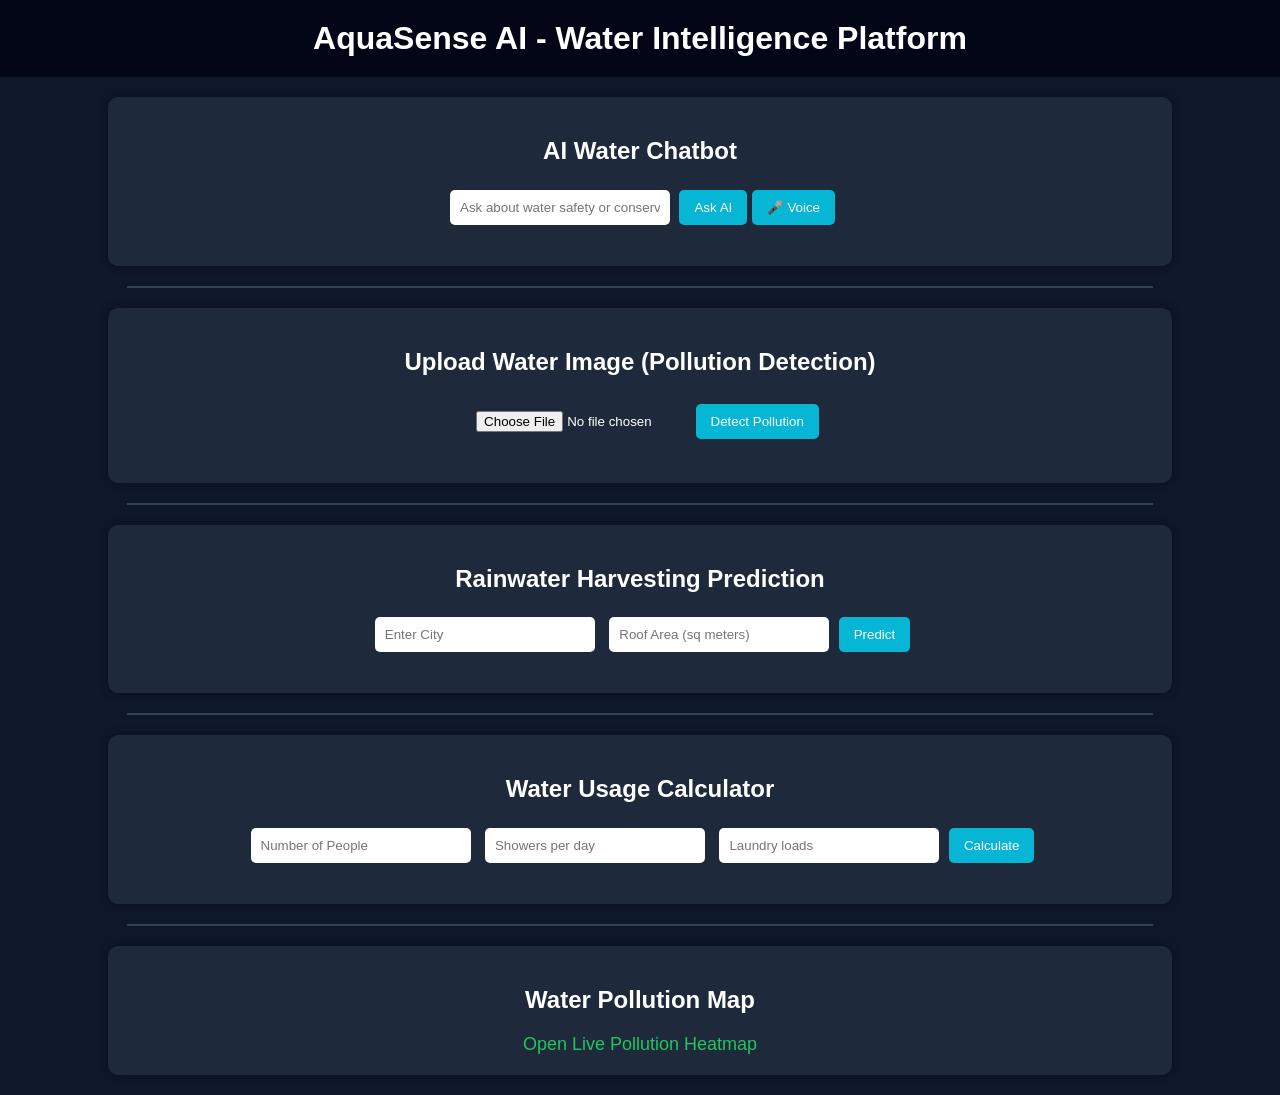
<file: templates/index.html>
<!DOCTYPE html>
<html>
<head>

<title>AquaSense AI</title>

<link rel="stylesheet" href="/static/style.css">

<script src="/static/script.js"></script>

<meta name="viewport" content="width=device-width, initial-scale=1.0">

</head>

<body>

<h1>AquaSense AI - Water Intelligence Platform</h1>

<div class="container">

<h2>AI Water Chatbot</h2>

<input id="question" placeholder="Ask about water safety or conservation">

<button onclick="askAI()">Ask AI</button>
<button onclick="startVoice()">🎤 Voice</button>

<p id="response"></p>

</div>

<hr>

<div class="container">

<h2>Upload Water Image (Pollution Detection)</h2>

<input type="file" id="imageInput">

<button onclick="uploadImage()">Detect Pollution</button>

<p id="imageResult"></p>

</div>

<hr>

<div class="container">

<h2>Rainwater Harvesting Prediction</h2>

<input id="city" placeholder="Enter City">

<input id="area" placeholder="Roof Area (sq meters)">

<button onclick="predictRainwater()">Predict</button>

<p id="rainResult"></p>

</div>

<hr>

<div class="container">

<h2>Water Usage Calculator</h2>

<input id="people" placeholder="Number of People">

<input id="showers" placeholder="Showers per day">

<input id="laundry" placeholder="Laundry loads">

<button onclick="calcWater()">Calculate</button>

<p id="waterResult"></p>

</div>

<hr>

<div class="container">

<h2>Water Pollution Map</h2>

<a href="/map">Open Live Pollution Heatmap</a>

</div>

<script>

function askAI(){

let q=document.getElementById("question").value

fetch("/ask",{

method:"POST",

headers:{
"Content-Type":"application/json"
},

body:JSON.stringify({question:q})

})
.then(r=>r.json())
.then(data=>{
document.getElementById("response").innerText=data.answer
})

}

function startVoice(){

const recognition=new webkitSpeechRecognition()

recognition.lang="en-US"

recognition.start()

recognition.onresult=function(event){

document.getElementById("question").value=
event.results[0][0].transcript

}

}

function uploadImage(){

let file=document.getElementById("imageInput").files[0]

let formData=new FormData()

formData.append("image",file)

fetch("/upload",{

method:"POST",
body:formData

})
.then(r=>r.json())
.then(data=>{
document.getElementById("imageResult").innerText=data.result
})

}

function predictRainwater(){

let city=document.getElementById("city").value
let area=document.getElementById("area").value

fetch("/rainwater",{

method:"POST",

headers:{
"Content-Type":"application/json"
},

body:JSON.stringify({city:city,area:area})

})
.then(r=>r.json())
.then(data=>{
document.getElementById("rainResult").innerText=
"Rainfall: "+data.rainfall_mm+
" mm | Collectable Water: "+data.water_collectable+
" L | "+data.recommendation
})

}

function calcWater(){

let people=document.getElementById("people").value
let showers=document.getElementById("showers").value
let laundry=document.getElementById("laundry").value

fetch("/water-usage",{

method:"POST",

headers:{
"Content-Type":"application/json"
},

body:JSON.stringify({
people:people,
showers:showers,
laundry:laundry
})

})
.then(r=>r.json())
.then(data=>{
document.getElementById("waterResult").innerText=
"Daily usage: "+data.daily_usage_liters+
"L | Monthly: "+data.monthly_usage_liters+"L"
})

}

</script>

</body>
</html>
</file>
<file: static/style.css>
body{
background:#0f172a;
color:white;
font-family:Arial;
margin:0;
padding:0;
text-align:center;
}

h1{
padding:20px;
background:#020617;
margin:0;
}

.container{
background:#1e293b;
width:80%;
margin:20px auto;
padding:20px;
border-radius:10px;
box-shadow:0px 0px 10px rgba(0,0,0,0.4);
}

input{
padding:10px;
margin:5px;
border-radius:5px;
border:none;
width:200px;
}

button{
padding:10px 15px;
background:#06b6d4;
border:none;
border-radius:5px;
color:white;
cursor:pointer;
}

button:hover{
background:#0891b2;
}

p{
margin-top:10px;
font-size:16px;
}

a{
color:#22c55e;
text-decoration:none;
font-size:18px;
}

a:hover{
text-decoration:underline;
}

hr{
border:1px solid #334155;
width:80%;
}

@media(max-width:768px){

.container{
width:95%;
}

input{
width:90%;
}

}

/* Map style */

#map{
height:500px;
width:90%;
margin:20px auto;
border-radius:10px;
}
</file>
